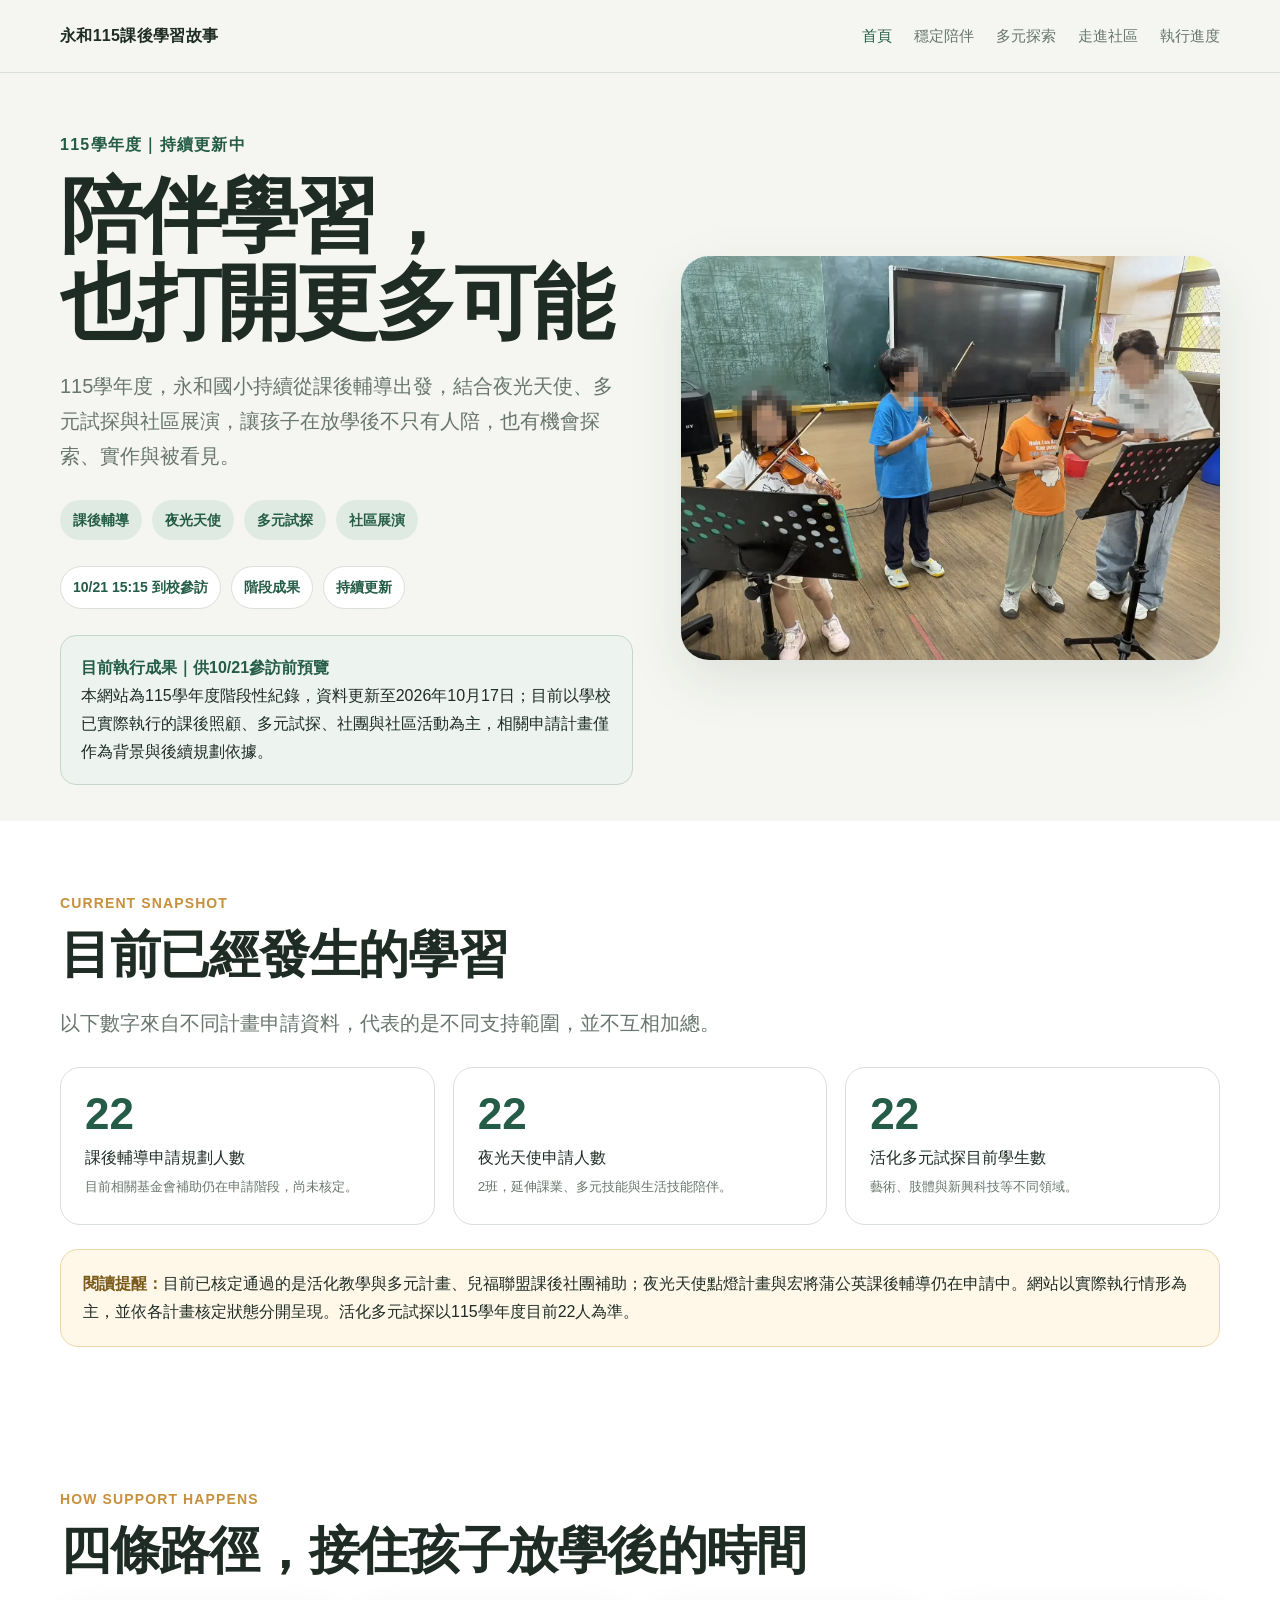
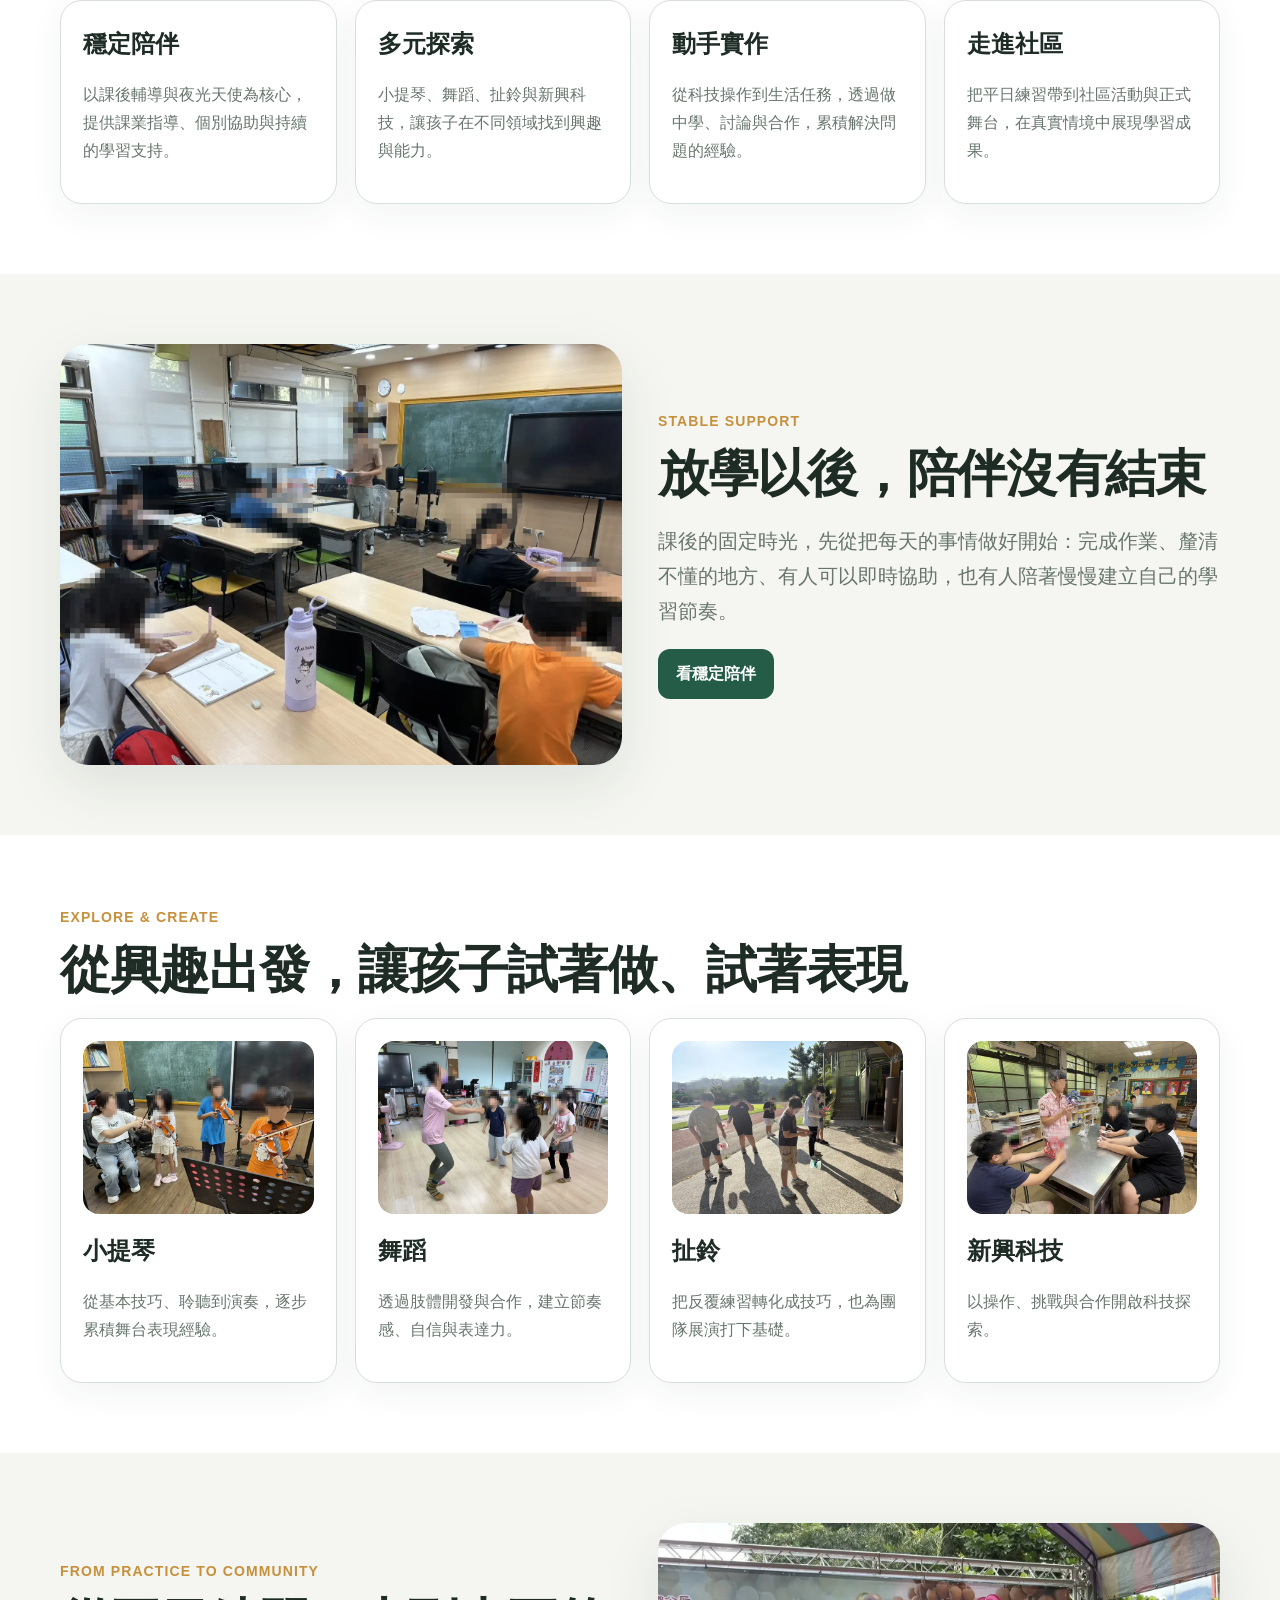
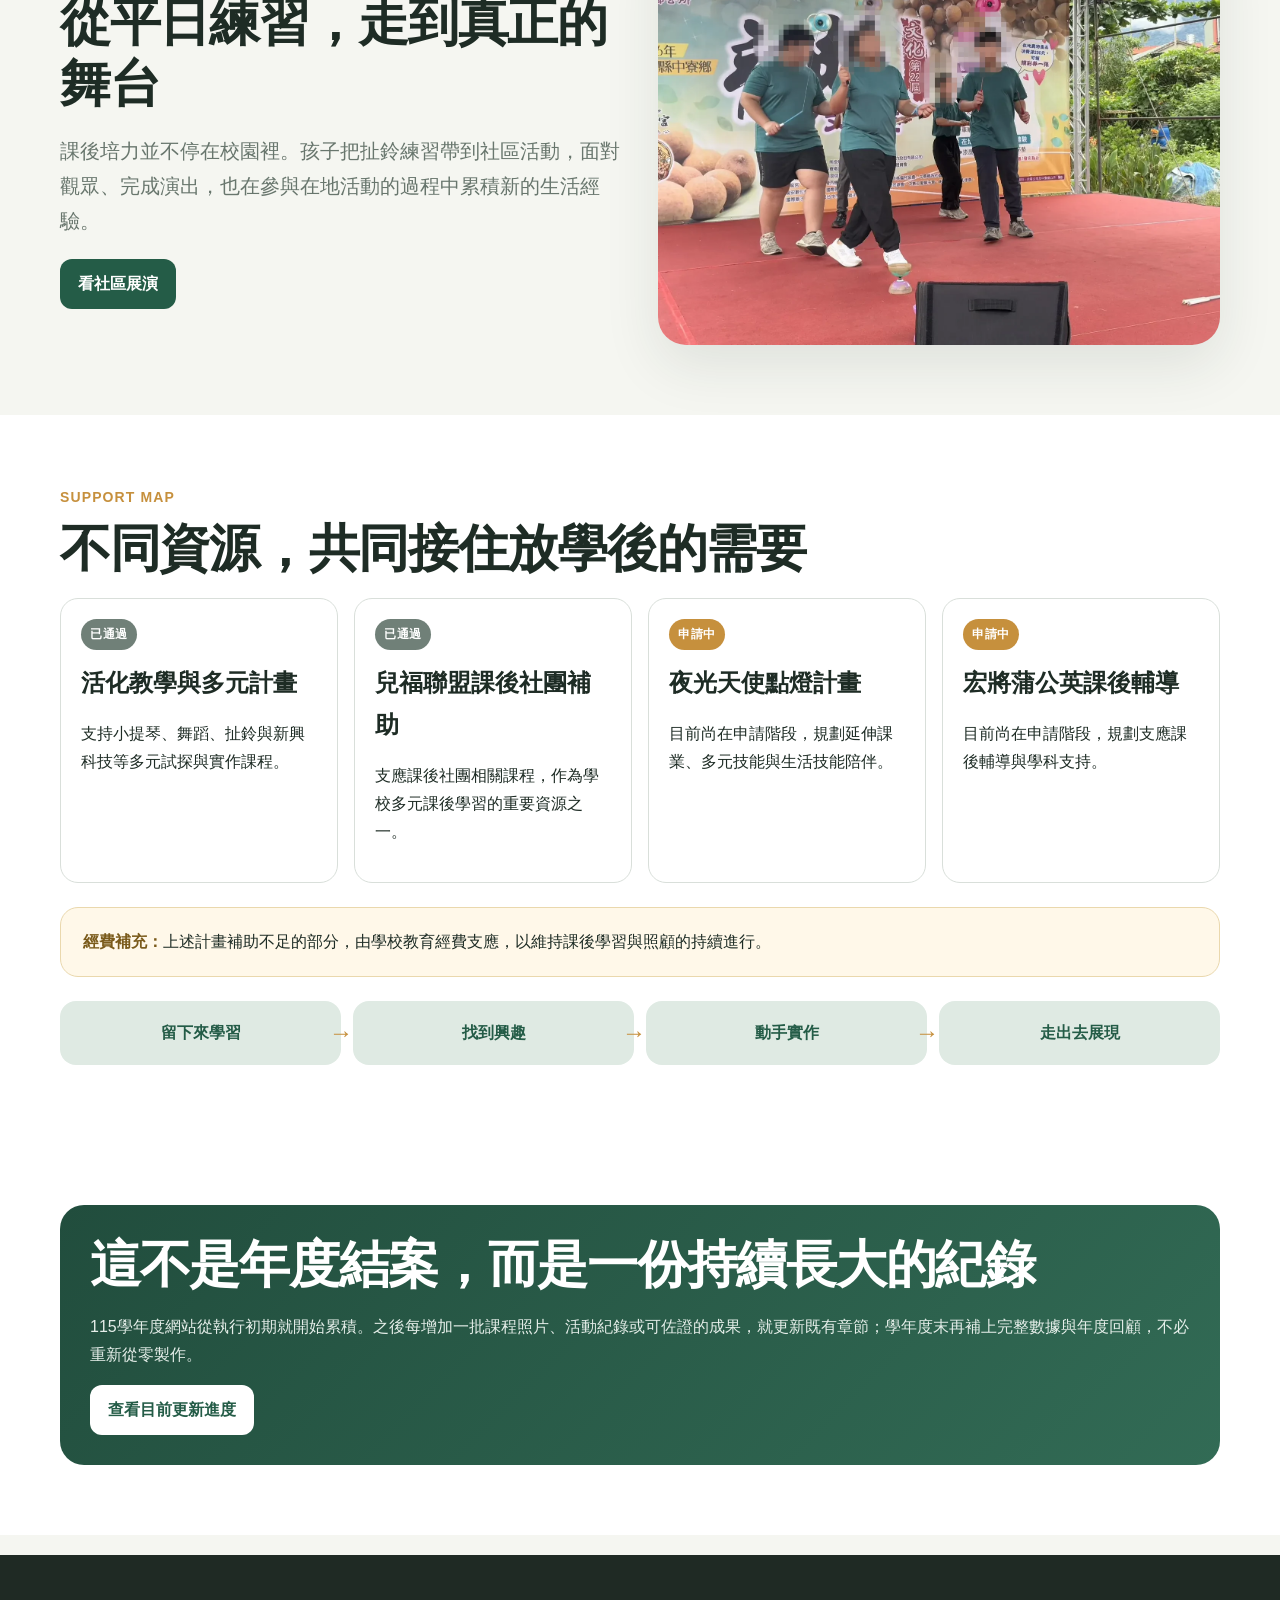
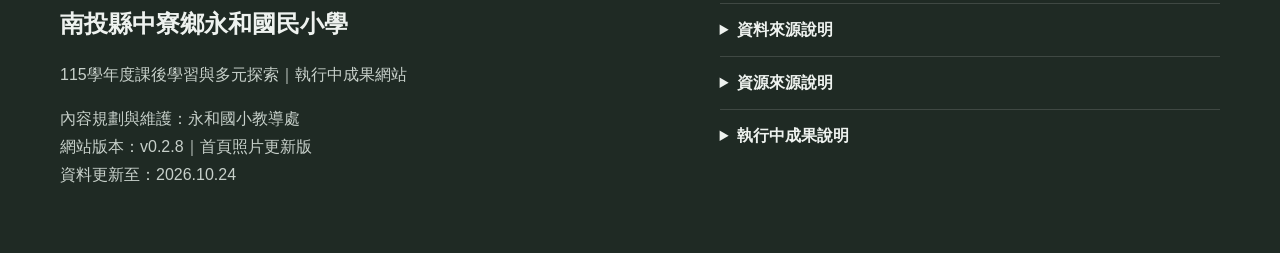
<file: index.html>
<!doctype html><html lang="zh-Hant"><head>
<meta charset="utf-8"><meta name="viewport" content="width=device-width,initial-scale=1">
<meta name="description" content="南投縣中寮鄉永和國小115學年度課後學習與多元探索執行中成果網站">
<title>首頁｜永和國小115學年度成果</title><link rel="stylesheet" href="assets/styles.css"></head>
<body><a class="skip-link" href="#main">跳到主要內容</a>
<header class="site-header"><div class="container nav">
<a class="brand" href="index.html">永和115課後學習故事</a>
<button class="menu-btn" aria-label="開啟選單" aria-expanded="false">☰</button>
<nav class="nav-links"><a href="index.html" aria-current=page>首頁</a><a href="care.html" >穩定陪伴</a><a href="explore.html" >多元探索</a><a href="community.html" >走進社區</a><a href="updates.html" >執行進度</a></nav></div></header><main id="main">
<section class="hero"><div class="container hero-grid">
<div>
<div class="eyebrow">115學年度｜持續更新中</div>
<h1>陪伴學習，<br>也打開更多可能</h1>
<p class="lead">115學年度，永和國小持續從課後輔導出發，結合夜光天使、多元試探與社區展演，讓孩子在放學後不只有人陪，也有機會探索、實作與被看見。</p>
<div class="badges"><span class="badge">課後輔導</span><span class="badge">夜光天使</span><span class="badge">多元試探</span><span class="badge">社區展演</span></div><div class="visit-strip"><span class="visit-chip">10/21 15:15 到校參訪</span><span class="visit-chip">階段成果</span><span class="visit-chip">持續更新</span></div>
<div class="notice"><strong>目前執行成果｜供10/21參訪前預覽</strong><br>本網站為115學年度階段性紀錄，資料更新至2026年10月17日；目前以學校已實際執行的課後照顧、多元試探、社團與社區活動為主，相關申請計畫僅作為背景與後續規劃依據。</div>
</div>
<img class="hero-photo" src="assets/images/hero-violin-v028.webp" alt="教師帶領學生進行小提琴課後學習">
</div></section>


<section class="section alt"><div class="container">
<div class="kicker">CURRENT SNAPSHOT</div><h2>目前已經發生的學習</h2>
<p class="lead">以下數字來自不同計畫申請資料，代表的是不同支持範圍，並不互相加總。</p>
<div class="metric-grid">
<div class="metric"><b>22</b><span>課後輔導申請規劃人數</span><br><small>目前相關基金會補助仍在申請階段，尚未核定。</small></div>
<div class="metric"><b>22</b><span>夜光天使申請人數</span><br><small>2班，延伸課業、多元技能與生活技能陪伴。</small></div>
<div class="metric"><b>22</b><span>活化多元試探目前學生數</span><br><small>藝術、肢體與新興科技等不同領域。</small></div>
</div>
<div class="visit-note"><strong>閱讀提醒：</strong>目前已核定通過的是活化教學與多元計畫、兒福聯盟課後社團補助；夜光天使點燈計畫與宏將蒲公英課後輔導仍在申請中。網站以實際執行情形為主，並依各計畫核定狀態分開呈現。活化多元試探以115學年度目前22人為準。</div>
</div></section>
<section class="section alt"><div class="container">
<div class="kicker">HOW SUPPORT HAPPENS</div><h2>四條路徑，接住孩子放學後的時間</h2>
<div class="grid4">
<div class="card"><h3>穩定陪伴</h3><p>以課後輔導與夜光天使為核心，提供課業指導、個別協助與持續的學習支持。</p></div>
<div class="card"><h3>多元探索</h3><p>小提琴、舞蹈、扯鈴與新興科技，讓孩子在不同領域找到興趣與能力。</p></div>
<div class="card"><h3>動手實作</h3><p>從科技操作到生活任務，透過做中學、討論與合作，累積解決問題的經驗。</p></div>
<div class="card"><h3>走進社區</h3><p>把平日練習帶到社區活動與正式舞台，在真實情境中展現學習成果。</p></div>
</div>
</div></section>

<section class="section"><div class="container grid2">
<img class="photo" src="assets/images/care-wide-v028.webp" alt="夜光天使課後照顧學習現場">
<div><div class="kicker">STABLE SUPPORT</div><h2>放學以後，陪伴沒有結束</h2>
<p class="lead">課後的固定時光，先從把每天的事情做好開始：完成作業、釐清不懂的地方、有人可以即時協助，也有人陪著慢慢建立自己的學習節奏。</p>
<a class="btn" href="care.html">看穩定陪伴</a></div>
</div></section>

<section class="section alt"><div class="container">
<div class="kicker">EXPLORE & CREATE</div><h2>從興趣出發，讓孩子試著做、試著表現</h2>
<div class="grid4">
<div class="card"><img class="photo" src="assets/images/violin-v028.webp" alt="小提琴課"><h3>小提琴</h3><p>從基本技巧、聆聽到演奏，逐步累積舞台表現經驗。</p></div>
<div class="card"><img class="photo" src="assets/images/dance-v028.webp" alt="舞蹈課"><h3>舞蹈</h3><p>透過肢體開發與合作，建立節奏感、自信與表達力。</p></div>
<div class="card"><img class="photo" src="assets/images/diabolo-v028.webp" alt="扯鈴課"><h3>扯鈴</h3><p>把反覆練習轉化成技巧，也為團隊展演打下基礎。</p></div>
<div class="card"><img class="photo" src="assets/images/drone-v028.webp" alt="新興科技課程"><h3>新興科技</h3><p>以操作、挑戰與合作開啟科技探索。</p></div>
</div>
</div></section>

<section class="section"><div class="container grid2">
<div><div class="kicker">FROM PRACTICE TO COMMUNITY</div><h2>從平日練習，走到真正的舞台</h2>
<p class="lead">課後培力並不停在校園裡。孩子把扯鈴練習帶到社區活動，面對觀眾、完成演出，也在參與在地活動的過程中累積新的生活經驗。</p>
<a class="btn" href="community.html">看社區展演</a></div>
<img class="photo" src="assets/images/community-longan-v028.webp" alt="學生在中寮鄉活動舞台進行扯鈴表演">
</div></section>


<section class="section alt"><div class="container">
<div class="kicker">SUPPORT MAP</div><h2>不同資源，共同接住放學後的需要</h2>
<div class="support-map">
<div class="support-item"><span class="tag gray">已通過</span><h3>活化教學與多元計畫</h3><p>支持小提琴、舞蹈、扯鈴與新興科技等多元試探與實作課程。</p></div>
<div class="support-item"><span class="tag gray">已通過</span><h3>兒福聯盟課後社團補助</h3><p>支應課後社團相關課程，作為學校多元課後學習的重要資源之一。</p></div>
<div class="support-item"><span class="tag gold">申請中</span><h3>夜光天使點燈計畫</h3><p>目前尚在申請階段，規劃延伸課業、多元技能與生活技能陪伴。</p></div>
<div class="support-item"><span class="tag gold">申請中</span><h3>宏將蒲公英課後輔導</h3><p>目前尚在申請階段，規劃支應課後輔導與學科支持。</p></div>
</div>
<div class="visit-note"><strong>經費補充：</strong>上述計畫補助不足的部分，由學校教育經費支應，以維持課後學習與照顧的持續進行。</div>
<div class="flow">
<div class="flow-step">留下來學習</div><div class="flow-step">找到興趣</div><div class="flow-step">動手實作</div><div class="flow-step">走出去展現</div>
</div>
</div></section>
<section class="section alt"><div class="container">
<div class="callout"><h2>這不是年度結案，而是一份持續長大的紀錄</h2>
<p>115學年度網站從執行初期就開始累積。之後每增加一批課程照片、活動紀錄或可佐證的成果，就更新既有章節；學年度末再補上完整數據與年度回顧，不必重新從零製作。</p>
<a class="btn" style="background:white;color:#245c47" href="updates.html">查看目前更新進度</a></div>
</div></section>
</main>
<footer class="footer"><div class="container footer-grid">
<div><h3>南投縣中寮鄉永和國民小學</h3>
<p>115學年度課後學習與多元探索｜執行中成果網站</p>
<p>內容規劃與維護：永和國小教導處<br>網站版本：v0.2.8｜首頁照片更新版<br>資料更新至：2026.10.24</p></div>
<div>
<details><summary>資料來源說明</summary><p>本網站依115學年度活化教學與多元計畫、兒福聯盟課後社團補助、夜光天使點燈計畫申請資料、宏將蒲公英課後輔導申請資料，以及學校實際執行照片與紀錄整理。</p></details>
<details><summary>資源來源說明</summary><p>不同課程由不同補助與學校教育經費共同支持。目前活化教學與多元計畫、兒福聯盟課後社團補助已通過；夜光天使點燈、宏將蒲公英課後輔導仍在申請中；不足部分由學校教育經費支應。</p></details>
<details><summary>執行中成果說明</summary><p>本頁為115學年度階段性紀錄，內容將隨課程持續補充；學年度結束後再彙整為完整年度成果。</p></details>
</div></div></footer>
<script src="assets/site.js"></script></body></html>
</file>
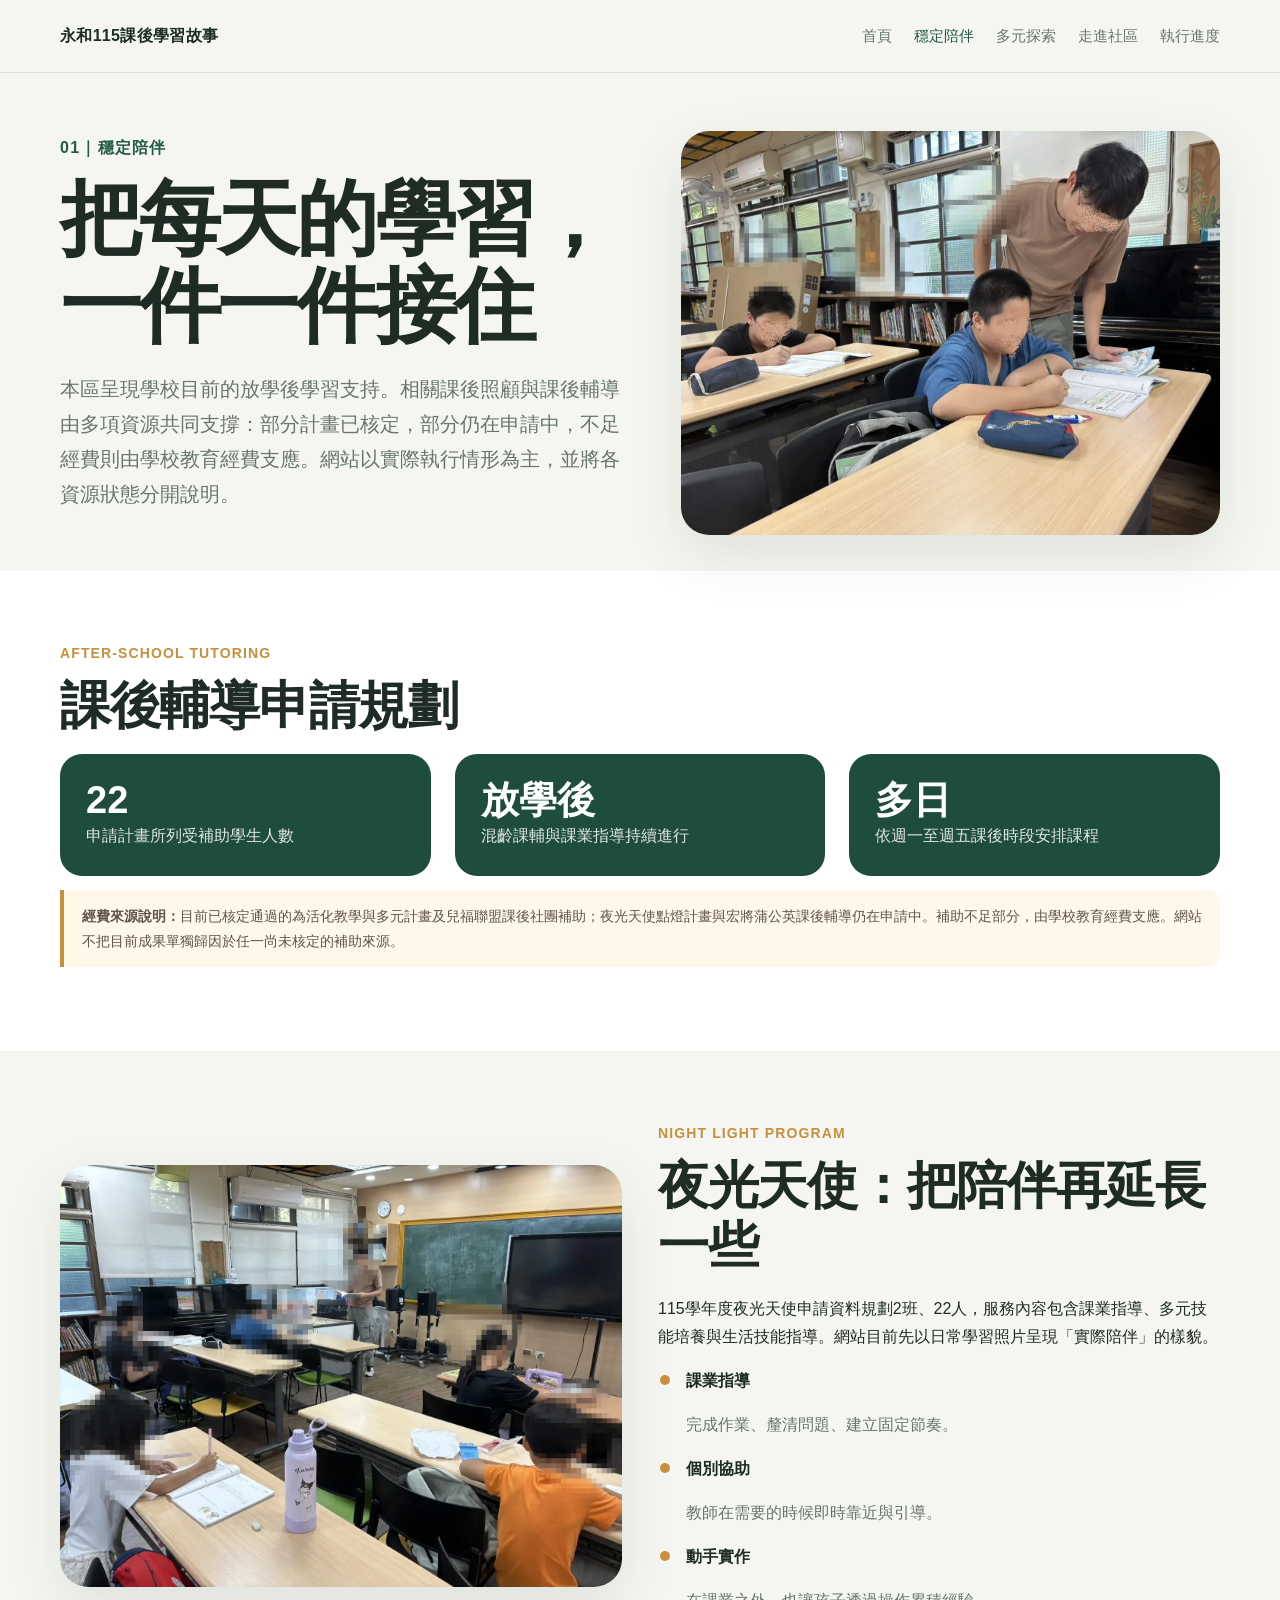
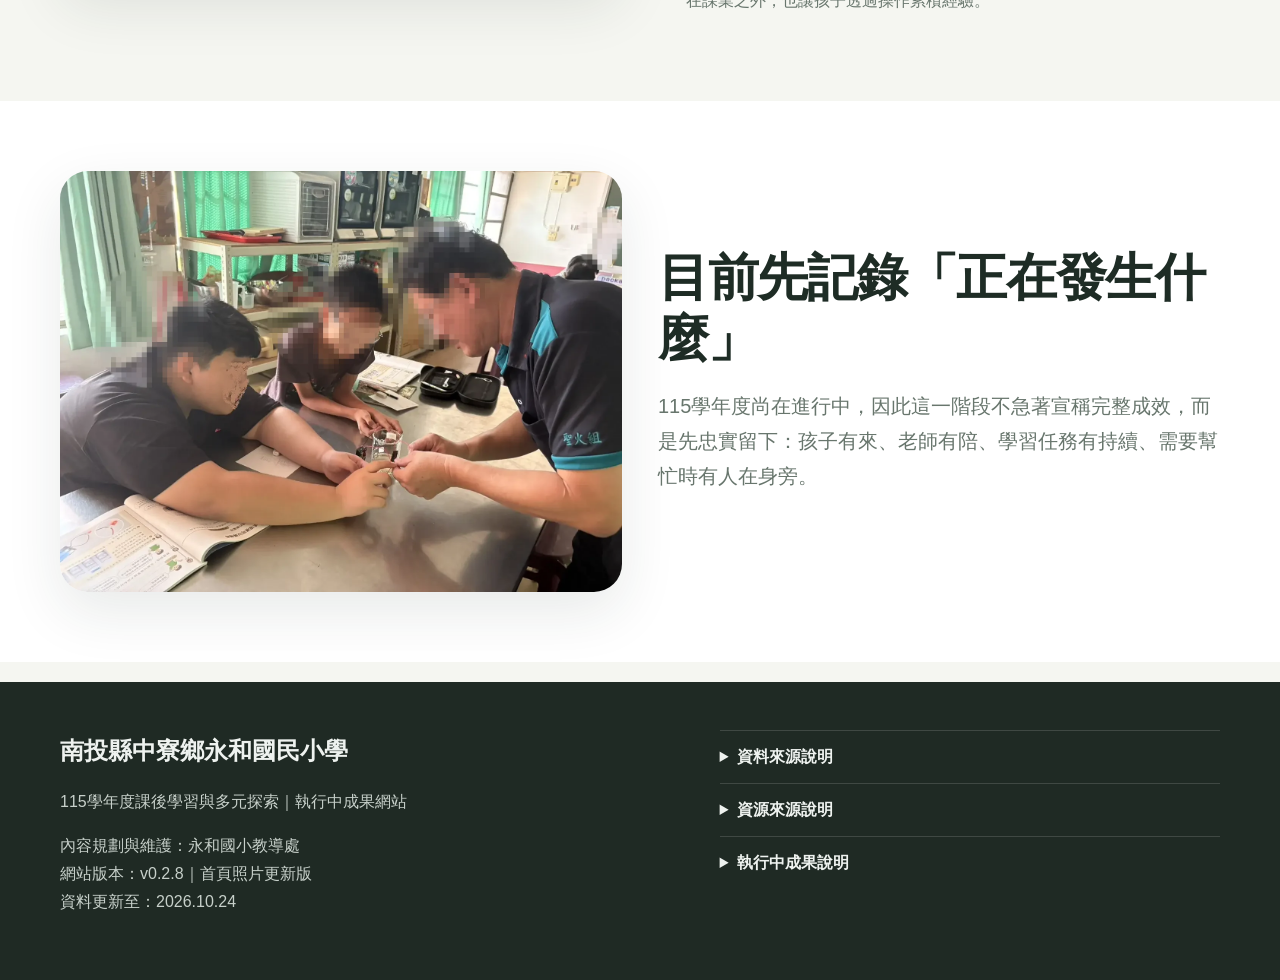
<file: care.html>
<!doctype html><html lang="zh-Hant"><head>
<meta charset="utf-8"><meta name="viewport" content="width=device-width,initial-scale=1">
<meta name="description" content="南投縣中寮鄉永和國小115學年度課後學習與多元探索執行中成果網站">
<title>穩定陪伴｜永和國小115學年度成果</title><link rel="stylesheet" href="assets/styles.css"></head>
<body><a class="skip-link" href="#main">跳到主要內容</a>
<header class="site-header"><div class="container nav">
<a class="brand" href="index.html">永和115課後學習故事</a>
<button class="menu-btn" aria-label="開啟選單" aria-expanded="false">☰</button>
<nav class="nav-links"><a href="index.html" >首頁</a><a href="care.html" aria-current=page>穩定陪伴</a><a href="explore.html" >多元探索</a><a href="community.html" >走進社區</a><a href="updates.html" >執行進度</a></nav></div></header><main id="main">
<section class="hero"><div class="container hero-grid"><div>
<div class="eyebrow">01｜穩定陪伴</div><h1>把每天的學習，<br>一件一件接住</h1>
<p class="lead">本區呈現學校目前的放學後學習支持。相關課後照顧與課後輔導由多項資源共同支撐：部分計畫已核定，部分仍在申請中，不足經費則由學校教育經費支應。網站以實際執行情形為主，並將各資源狀態分開說明。</p>
</div><img class="hero-photo" src="assets/images/care-close.webp" alt="另一位教師在課後陪伴學生完成學習任務"></div></section>
<section class="section alt"><div class="container">
<div class="kicker">AFTER-SCHOOL TUTORING</div><h2>課後輔導申請規劃</h2>
<div class="grid3">
<div class="stat"><b>22</b><span>申請計畫所列受補助學生人數</span></div>
<div class="stat"><b>放學後</b><span>混齡課輔與課業指導持續進行</span></div>
<div class="stat"><b>多日</b><span>依週一至週五課後時段安排課程</span></div>
</div>
<p class="source-note"><b>經費來源說明：</b>目前已核定通過的為活化教學與多元計畫及兒福聯盟課後社團補助；夜光天使點燈計畫與宏將蒲公英課後輔導仍在申請中。補助不足部分，由學校教育經費支應。網站不把目前成果單獨歸因於任一尚未核定的補助來源。</p>
</div></section>
<section class="section"><div class="container grid2">
<img class="photo" src="assets/images/care-wide.webp" alt="課後照顧班學生在教室完成學習任務">
<div><div class="kicker">NIGHT LIGHT PROGRAM</div><h2>夜光天使：把陪伴再延長一些</h2>
<p>115學年度夜光天使申請資料規劃2班、22人，服務內容包含課業指導、多元技能培養與生活技能指導。網站目前先以日常學習照片呈現「實際陪伴」的樣貌。</p>
<div class="story-step"><b>課業指導</b><p class="muted">完成作業、釐清問題、建立固定節奏。</p></div>
<div class="story-step"><b>個別協助</b><p class="muted">教師在需要的時候即時靠近與引導。</p></div>
<div class="story-step"><b>動手實作</b><p class="muted">在課業之外，也讓孩子透過操作累積經驗。</p></div>
</div></div></section>
<section class="section alt"><div class="container grid2">
<img class="photo" src="assets/images/care-practice.webp" alt="教師與學生進行課後實作學習">
<div><h2>目前先記錄「正在發生什麼」</h2><p class="lead">115學年度尚在進行中，因此這一階段不急著宣稱完整成效，而是先忠實留下：孩子有來、老師有陪、學習任務有持續、需要幫忙時有人在身旁。</p></div>
</div></section>
</main>
<footer class="footer"><div class="container footer-grid">
<div><h3>南投縣中寮鄉永和國民小學</h3>
<p>115學年度課後學習與多元探索｜執行中成果網站</p>
<p>內容規劃與維護：永和國小教導處<br>網站版本：v0.2.8｜首頁照片更新版<br>資料更新至：2026.10.24</p></div>
<div>
<details><summary>資料來源說明</summary><p>本網站依115學年度活化教學與多元計畫、兒福聯盟課後社團補助、夜光天使點燈計畫申請資料、宏將蒲公英課後輔導申請資料，以及學校實際執行照片與紀錄整理。</p></details>
<details><summary>資源來源說明</summary><p>不同課程由不同補助與學校教育經費共同支持。目前活化教學與多元計畫、兒福聯盟課後社團補助已通過；夜光天使點燈、宏將蒲公英課後輔導仍在申請中；不足部分由學校教育經費支應。</p></details>
<details><summary>執行中成果說明</summary><p>本頁為115學年度階段性紀錄，內容將隨課程持續補充；學年度結束後再彙整為完整年度成果。</p></details>
</div></div></footer>
<script src="assets/site.js"></script></body></html>
</file>
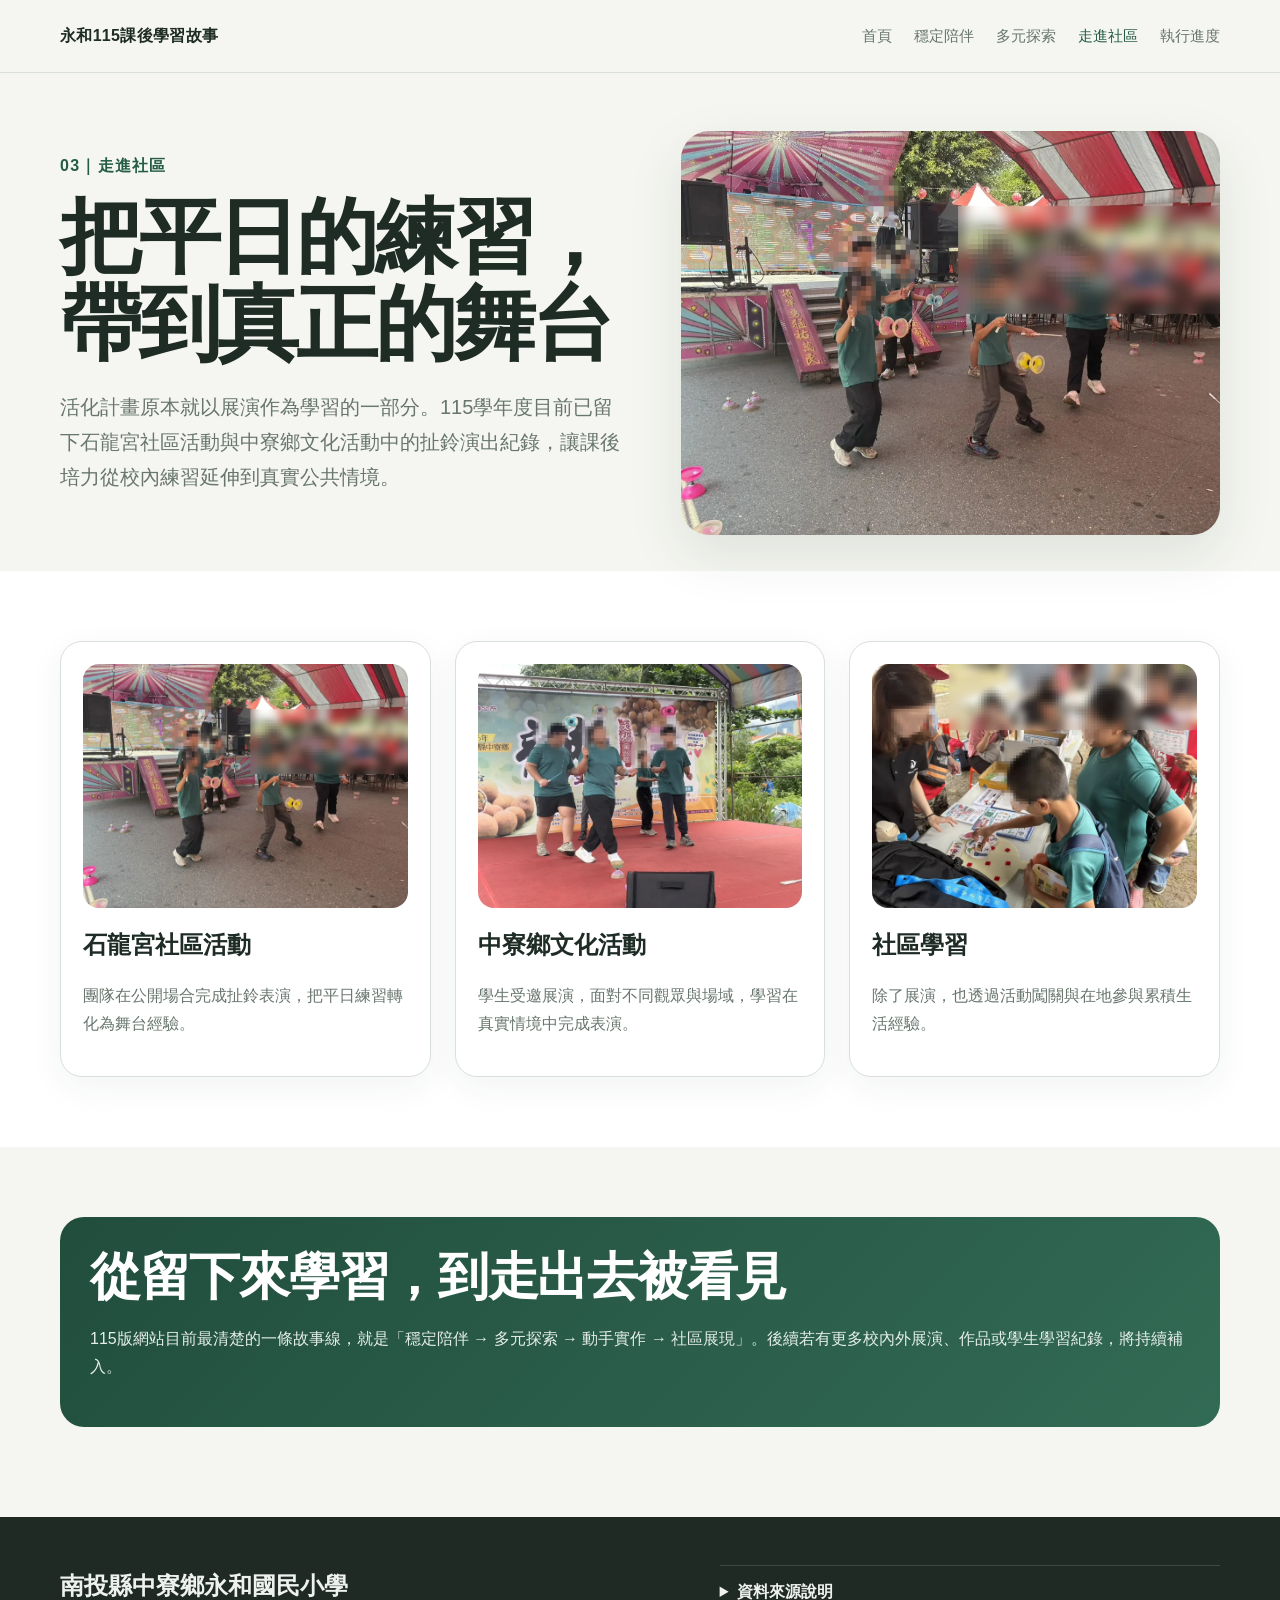
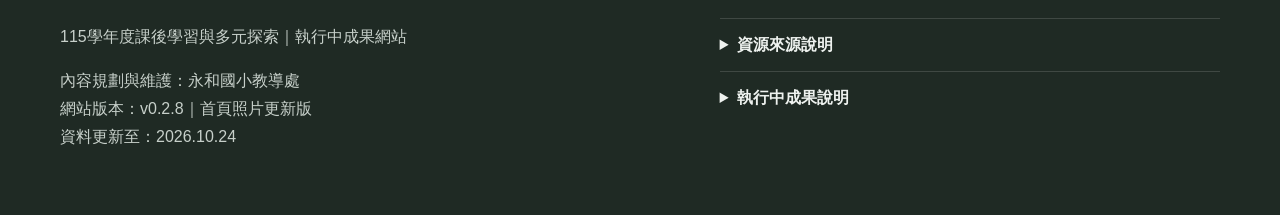
<file: community.html>
<!doctype html><html lang="zh-Hant"><head>
<meta charset="utf-8"><meta name="viewport" content="width=device-width,initial-scale=1">
<meta name="description" content="南投縣中寮鄉永和國小115學年度課後學習與多元探索執行中成果網站">
<title>走進社區｜永和國小115學年度成果</title><link rel="stylesheet" href="assets/styles.css"></head>
<body><a class="skip-link" href="#main">跳到主要內容</a>
<header class="site-header"><div class="container nav">
<a class="brand" href="index.html">永和115課後學習故事</a>
<button class="menu-btn" aria-label="開啟選單" aria-expanded="false">☰</button>
<nav class="nav-links"><a href="index.html" >首頁</a><a href="care.html" >穩定陪伴</a><a href="explore.html" >多元探索</a><a href="community.html" aria-current=page>走進社區</a><a href="updates.html" >執行進度</a></nav></div></header><main id="main">
<section class="hero"><div class="container hero-grid"><div>
<div class="eyebrow">03｜走進社區</div><h1>把平日的練習，<br>帶到真正的舞台</h1>
<p class="lead">活化計畫原本就以展演作為學習的一部分。115學年度目前已留下石龍宮社區活動與中寮鄉文化活動中的扯鈴演出紀錄，讓課後培力從校內練習延伸到真實公共情境。</p>
</div><img class="hero-photo" src="assets/images/community-shilong.webp" alt="學生在石龍宮活動進行扯鈴展演"></div></section>
<section class="section alt"><div class="container grid3">
<div class="card"><img class="photo" src="assets/images/community-shilong.webp" alt=""><h3>石龍宮社區活動</h3><p>團隊在公開場合完成扯鈴表演，把平日練習轉化為舞台經驗。</p></div>
<div class="card"><img class="photo" src="assets/images/community-longan.webp" alt=""><h3>中寮鄉文化活動</h3><p>學生受邀展演，面對不同觀眾與場域，學習在真實情境中完成表演。</p></div>
<div class="card"><img class="photo" src="assets/images/community-task.webp" alt=""><h3>社區學習</h3><p>除了展演，也透過活動闖關與在地參與累積生活經驗。</p></div>
</div></section>
<section class="section"><div class="container">
<div class="callout"><h2>從留下來學習，到走出去被看見</h2><p>115版網站目前最清楚的一條故事線，就是「穩定陪伴 → 多元探索 → 動手實作 → 社區展現」。後續若有更多校內外展演、作品或學生學習紀錄，將持續補入。</p></div>
</div></section>
</main>
<footer class="footer"><div class="container footer-grid">
<div><h3>南投縣中寮鄉永和國民小學</h3>
<p>115學年度課後學習與多元探索｜執行中成果網站</p>
<p>內容規劃與維護：永和國小教導處<br>網站版本：v0.2.8｜首頁照片更新版<br>資料更新至：2026.10.24</p></div>
<div>
<details><summary>資料來源說明</summary><p>本網站依115學年度活化教學與多元計畫、兒福聯盟課後社團補助、夜光天使點燈計畫申請資料、宏將蒲公英課後輔導申請資料，以及學校實際執行照片與紀錄整理。</p></details>
<details><summary>資源來源說明</summary><p>不同課程由不同補助與學校教育經費共同支持。目前活化教學與多元計畫、兒福聯盟課後社團補助已通過；夜光天使點燈、宏將蒲公英課後輔導仍在申請中；不足部分由學校教育經費支應。</p></details>
<details><summary>執行中成果說明</summary><p>本頁為115學年度階段性紀錄，內容將隨課程持續補充；學年度結束後再彙整為完整年度成果。</p></details>
</div></div></footer>
<script src="assets/site.js"></script></body></html>
</file>
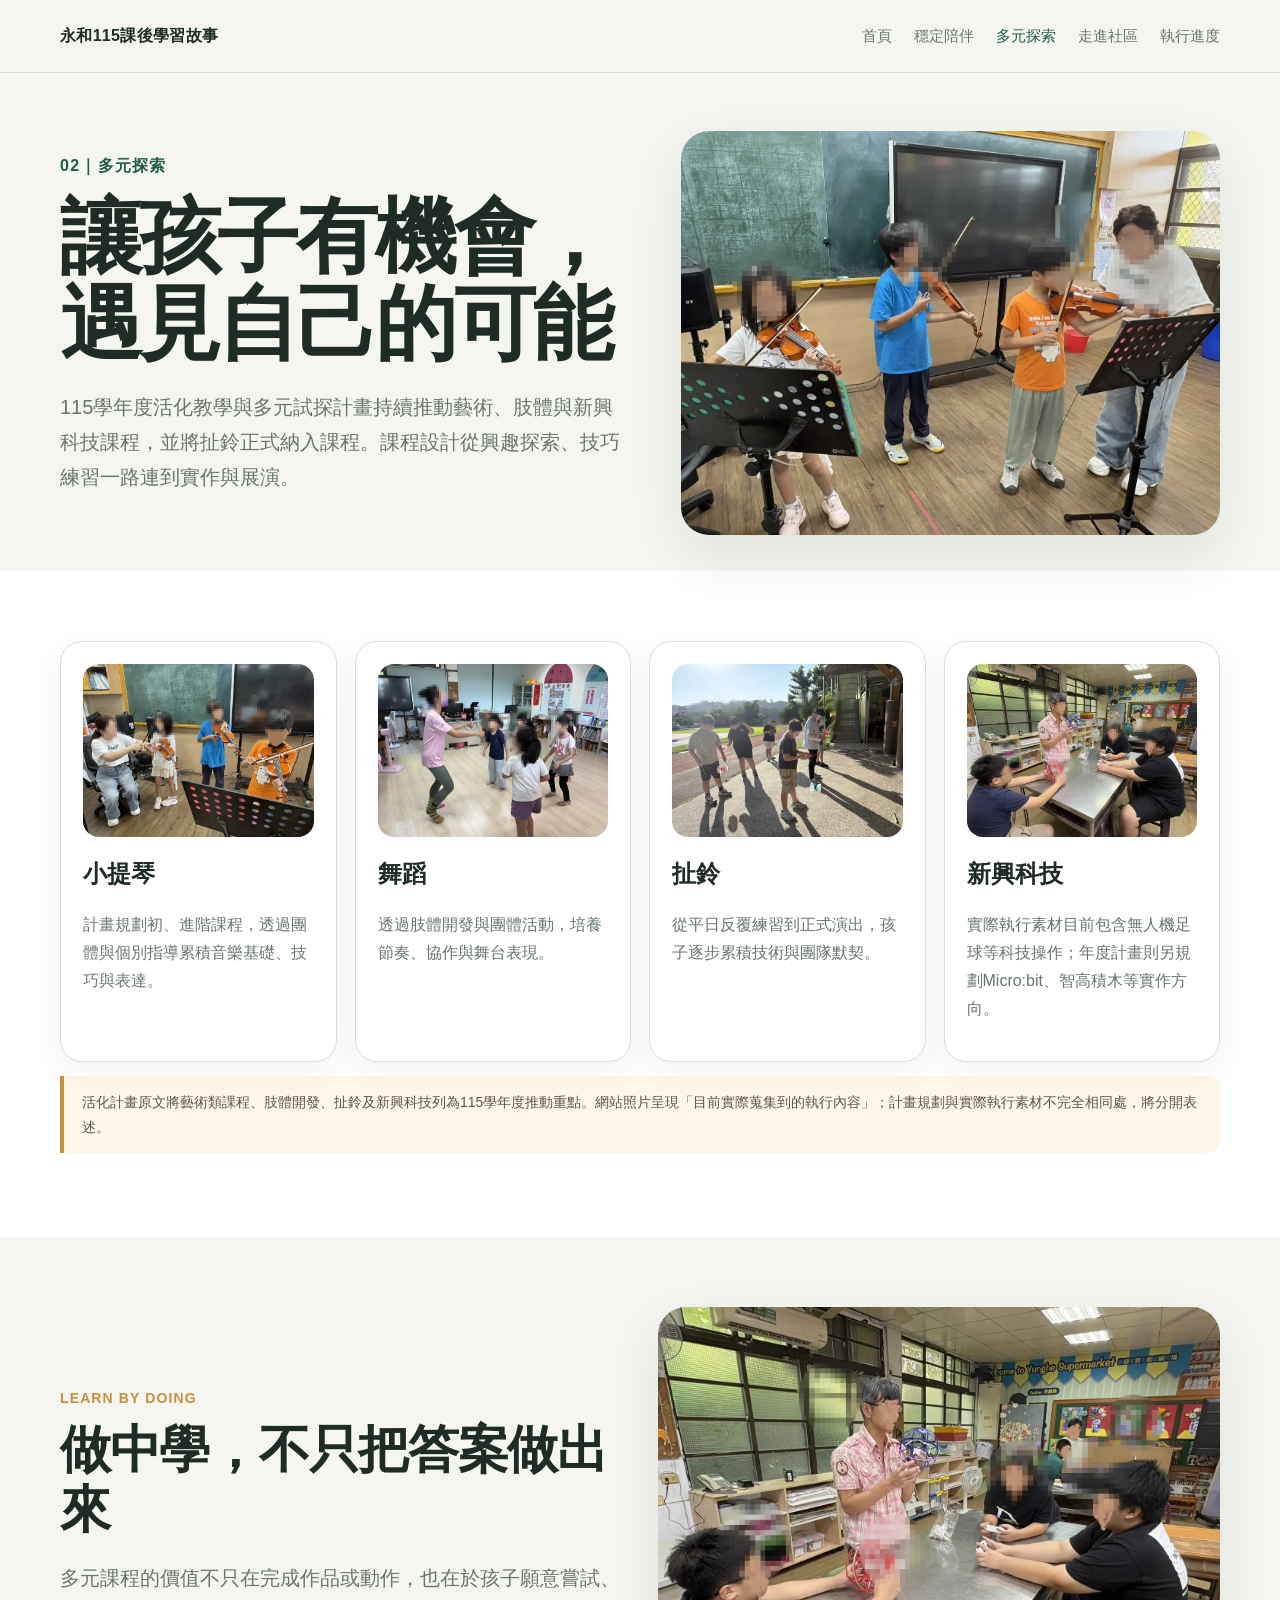
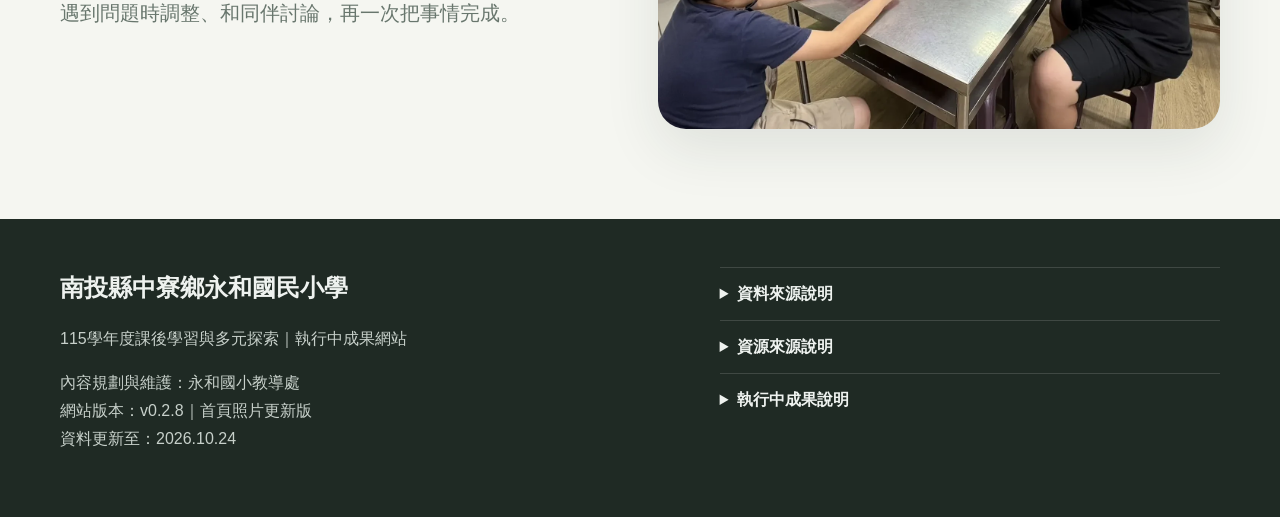
<file: explore.html>
<!doctype html><html lang="zh-Hant"><head>
<meta charset="utf-8"><meta name="viewport" content="width=device-width,initial-scale=1">
<meta name="description" content="南投縣中寮鄉永和國小115學年度課後學習與多元探索執行中成果網站">
<title>多元探索｜永和國小115學年度成果</title><link rel="stylesheet" href="assets/styles.css"></head>
<body><a class="skip-link" href="#main">跳到主要內容</a>
<header class="site-header"><div class="container nav">
<a class="brand" href="index.html">永和115課後學習故事</a>
<button class="menu-btn" aria-label="開啟選單" aria-expanded="false">☰</button>
<nav class="nav-links"><a href="index.html" >首頁</a><a href="care.html" >穩定陪伴</a><a href="explore.html" aria-current=page>多元探索</a><a href="community.html" >走進社區</a><a href="updates.html" >執行進度</a></nav></div></header><main id="main">
<section class="hero"><div class="container hero-grid"><div>
<div class="eyebrow">02｜多元探索</div><h1>讓孩子有機會，<br>遇見自己的可能</h1>
<p class="lead">115學年度活化教學與多元試探計畫持續推動藝術、肢體與新興科技課程，並將扯鈴正式納入課程。課程設計從興趣探索、技巧練習一路連到實作與展演。</p>
</div><img class="hero-photo" src="assets/images/violin-2.webp" alt="小提琴課後課程"></div></section>
<section class="section alt"><div class="container">
<div class="grid4">
<div class="card"><img class="photo" src="assets/images/violin.webp" alt=""><h3>小提琴</h3><p>計畫規劃初、進階課程，透過團體與個別指導累積音樂基礎、技巧與表達。</p></div>
<div class="card"><img class="photo" src="assets/images/dance.webp" alt=""><h3>舞蹈</h3><p>透過肢體開發與團體活動，培養節奏、協作與舞台表現。</p></div>
<div class="card"><img class="photo" src="assets/images/diabolo.webp" alt=""><h3>扯鈴</h3><p>從平日反覆練習到正式演出，孩子逐步累積技術與團隊默契。</p></div>
<div class="card"><img class="photo" src="assets/images/drone.webp" alt=""><h3>新興科技</h3><p>實際執行素材目前包含無人機足球等科技操作；年度計畫則另規劃Micro:bit、智高積木等實作方向。</p></div>
</div>
<p class="source-note">活化計畫原文將藝術類課程、肢體開發、扯鈴及新興科技列為115學年度推動重點。網站照片呈現「目前實際蒐集到的執行內容」；計畫規劃與實際執行素材不完全相同處，將分開表述。</p>
</div></section>
<section class="section"><div class="container grid2">
<div><div class="kicker">LEARN BY DOING</div><h2>做中學，不只把答案做出來</h2>
<p class="lead">多元課程的價值不只在完成作品或動作，也在於孩子願意嘗試、遇到問題時調整、和同伴討論，再一次把事情完成。</p></div>
<img class="photo" src="assets/images/drone-2.webp" alt="學生與教師操作新興科技器材">
</div></section>
</main>
<footer class="footer"><div class="container footer-grid">
<div><h3>南投縣中寮鄉永和國民小學</h3>
<p>115學年度課後學習與多元探索｜執行中成果網站</p>
<p>內容規劃與維護：永和國小教導處<br>網站版本：v0.2.8｜首頁照片更新版<br>資料更新至：2026.10.24</p></div>
<div>
<details><summary>資料來源說明</summary><p>本網站依115學年度活化教學與多元計畫、兒福聯盟課後社團補助、夜光天使點燈計畫申請資料、宏將蒲公英課後輔導申請資料，以及學校實際執行照片與紀錄整理。</p></details>
<details><summary>資源來源說明</summary><p>不同課程由不同補助與學校教育經費共同支持。目前活化教學與多元計畫、兒福聯盟課後社團補助已通過；夜光天使點燈、宏將蒲公英課後輔導仍在申請中；不足部分由學校教育經費支應。</p></details>
<details><summary>執行中成果說明</summary><p>本頁為115學年度階段性紀錄，內容將隨課程持續補充；學年度結束後再彙整為完整年度成果。</p></details>
</div></div></footer>
<script src="assets/site.js"></script></body></html>
</file>
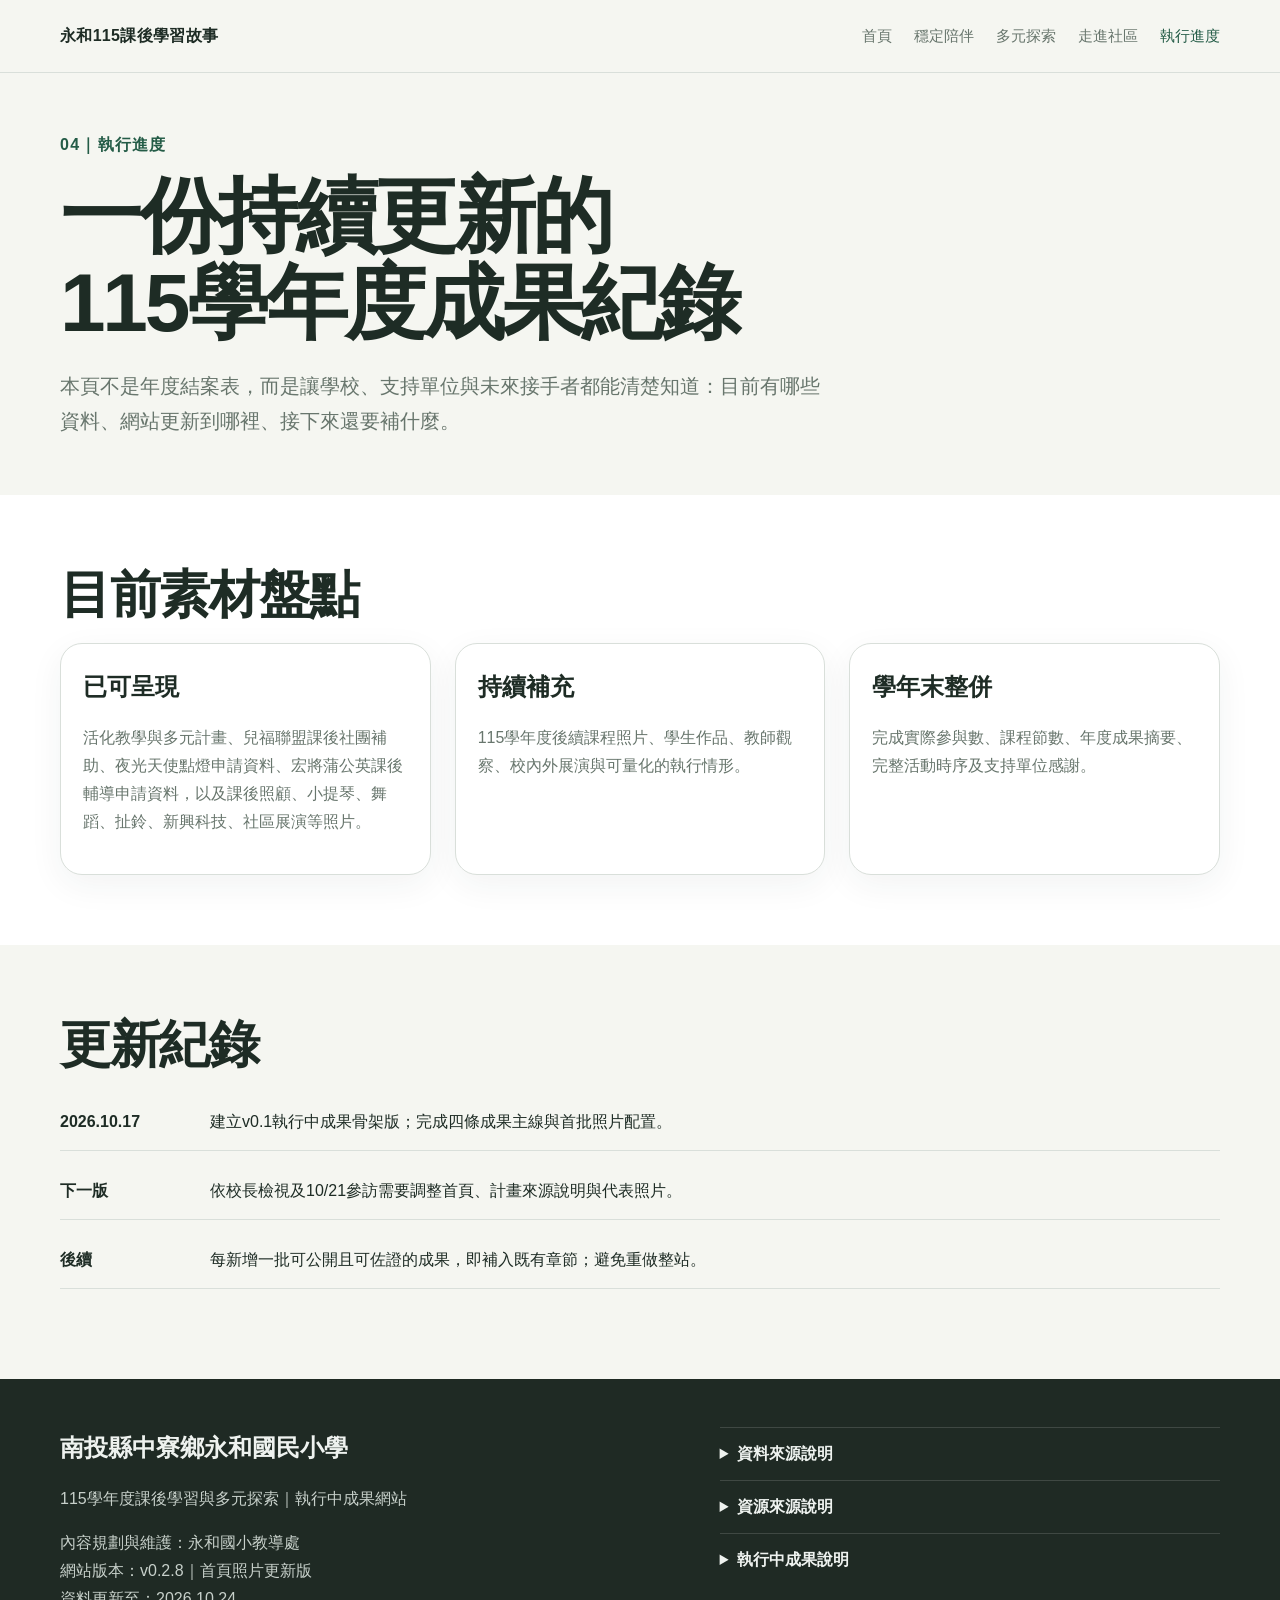
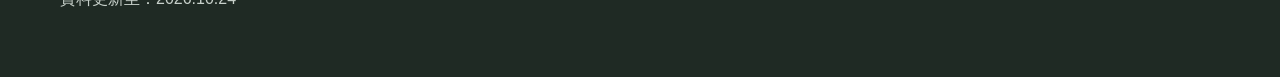
<file: updates.html>
<!doctype html><html lang="zh-Hant"><head>
<meta charset="utf-8"><meta name="viewport" content="width=device-width,initial-scale=1">
<meta name="description" content="南投縣中寮鄉永和國小115學年度課後學習與多元探索執行中成果網站">
<title>執行進度｜永和國小115學年度成果</title><link rel="stylesheet" href="assets/styles.css"></head>
<body><a class="skip-link" href="#main">跳到主要內容</a>
<header class="site-header"><div class="container nav">
<a class="brand" href="index.html">永和115課後學習故事</a>
<button class="menu-btn" aria-label="開啟選單" aria-expanded="false">☰</button>
<nav class="nav-links"><a href="index.html" >首頁</a><a href="care.html" >穩定陪伴</a><a href="explore.html" >多元探索</a><a href="community.html" >走進社區</a><a href="updates.html" aria-current=page>執行進度</a></nav></div></header><main id="main">
<section class="hero"><div class="container"><div class="eyebrow">04｜執行進度</div><h1>一份持續更新的<br>115學年度成果紀錄</h1>
<p class="lead">本頁不是年度結案表，而是讓學校、支持單位與未來接手者都能清楚知道：目前有哪些資料、網站更新到哪裡、接下來還要補什麼。</p></div></section>
<section class="section alt"><div class="container">
<h2>目前素材盤點</h2>
<div class="grid3">
<div class="card"><h3>已可呈現</h3><p>活化教學與多元計畫、兒福聯盟課後社團補助、夜光天使點燈申請資料、宏將蒲公英課後輔導申請資料，以及課後照顧、小提琴、舞蹈、扯鈴、新興科技、社區展演等照片。</p></div>
<div class="card"><h3>持續補充</h3><p>115學年度後續課程照片、學生作品、教師觀察、校內外展演與可量化的執行情形。</p></div>
<div class="card"><h3>學年末整併</h3><p>完成實際參與數、課程節數、年度成果摘要、完整活動時序及支持單位感謝。</p></div>
</div>
</div></section>
<section class="section"><div class="container"><h2>更新紀錄</h2>
<div class="update-list">
<div class="update-item"><b>2026.10.17</b><div>建立v0.1執行中成果骨架版；完成四條成果主線與首批照片配置。</div></div>
<div class="update-item"><b>下一版</b><div>依校長檢視及10/21參訪需要調整首頁、計畫來源說明與代表照片。</div></div>
<div class="update-item"><b>後續</b><div>每新增一批可公開且可佐證的成果，即補入既有章節；避免重做整站。</div></div>
</div></div></section>
</main>
<footer class="footer"><div class="container footer-grid">
<div><h3>南投縣中寮鄉永和國民小學</h3>
<p>115學年度課後學習與多元探索｜執行中成果網站</p>
<p>內容規劃與維護：永和國小教導處<br>網站版本：v0.2.8｜首頁照片更新版<br>資料更新至：2026.10.24</p></div>
<div>
<details><summary>資料來源說明</summary><p>本網站依115學年度活化教學與多元計畫、兒福聯盟課後社團補助、夜光天使點燈計畫申請資料、宏將蒲公英課後輔導申請資料，以及學校實際執行照片與紀錄整理。</p></details>
<details><summary>資源來源說明</summary><p>不同課程由不同補助與學校教育經費共同支持。目前活化教學與多元計畫、兒福聯盟課後社團補助已通過；夜光天使點燈、宏將蒲公英課後輔導仍在申請中；不足部分由學校教育經費支應。</p></details>
<details><summary>執行中成果說明</summary><p>本頁為115學年度階段性紀錄，內容將隨課程持續補充；學年度結束後再彙整為完整年度成果。</p></details>
</div></div></footer>
<script src="assets/site.js"></script></body></html>
</file>
<file: assets/styles.css>
:root{
  --bg:#f5f6f1; --surface:#fff; --ink:#1e2c25; --muted:#68766d;
  --green:#245c47; --green2:#dfeae3; --gold:#c6903d; --line:#d9dfda;
  --shadow:0 20px 55px rgba(31,50,40,.10);
}
*{box-sizing:border-box}
html{scroll-behavior:smooth}
body{margin:0;background:var(--bg);color:var(--ink);font-family:"Noto Sans TC","PingFang TC","Microsoft JhengHei",sans-serif;line-height:1.75}
a{color:inherit;text-decoration:none}
img{max-width:100%}
.container{width:min(1160px,calc(100% - 40px));margin:auto}
.site-header{position:sticky;top:0;z-index:20;background:rgba(245,246,241,.94);backdrop-filter:blur(12px);border-bottom:1px solid var(--line)}
.nav{min-height:72px;display:flex;align-items:center;justify-content:space-between;gap:24px}
.brand{font-weight:900;letter-spacing:.02em}.nav-links{display:flex;gap:22px;font-size:15px}.nav-links a{color:var(--muted)}.nav-links a:hover,.nav-links a[aria-current=page]{color:var(--green)}
.menu-btn{display:none;border:0;background:none;font-size:24px}
.hero{padding:58px 0 36px}
.hero-grid{display:grid;grid-template-columns:1.03fr .97fr;gap:48px;align-items:center}
.eyebrow{color:var(--green);font-weight:800;letter-spacing:.08em;text-transform:uppercase}
h1{font-size:clamp(44px,7vw,82px);line-height:1.06;margin:14px 0 22px;letter-spacing:-.04em}
h2{font-size:clamp(30px,4vw,52px);line-height:1.18;margin:0 0 18px;letter-spacing:-.025em}
h3{font-size:24px;margin:0 0 10px}
.lead{font-size:20px;color:var(--muted);max-width:760px}
.badges{display:flex;flex-wrap:wrap;gap:10px;margin:26px 0}
.badge{background:var(--green2);color:var(--green);padding:8px 13px;border-radius:999px;font-size:14px;font-weight:800}
.hero-photo,.photo{display:block;width:100%;object-fit:cover;border-radius:28px;box-shadow:var(--shadow)}
.hero-photo{aspect-ratio:4/3}
.notice{margin:26px 0 0;padding:18px 20px;border:1px solid #c7d6cc;border-radius:16px;background:#edf4ef}
.notice strong{color:var(--green)}
.section{padding:70px 0}
.section.alt{background:#fff}
.kicker{font-size:14px;font-weight:900;color:var(--gold);letter-spacing:.08em;margin-bottom:10px}
.grid2{display:grid;grid-template-columns:1fr 1fr;gap:36px;align-items:center}
.grid3{display:grid;grid-template-columns:repeat(3,1fr);gap:24px}
.grid4{display:grid;grid-template-columns:repeat(4,1fr);gap:18px}
.card{background:var(--surface);border:1px solid var(--line);border-radius:22px;padding:22px;box-shadow:0 10px 34px rgba(33,56,43,.06)}
.card .photo{aspect-ratio:4/3;border-radius:16px;box-shadow:none;margin-bottom:16px}
.card p,.muted{color:var(--muted)}
.stat{padding:26px;border-radius:22px;background:#1f4d3c;color:#fff}
.stat b{font-size:38px;display:block;line-height:1.1}.stat span{opacity:.86}
.story-step{position:relative;padding-left:28px}
.story-step:before{content:"";position:absolute;left:2px;top:.55em;width:10px;height:10px;border-radius:50%;background:var(--gold)}
.source-note{border-left:4px solid var(--gold);padding:14px 18px;background:#fff8e9;border-radius:0 12px 12px 0;font-size:14px;color:#5f5547}
.update-list{display:grid;gap:12px}
.update-item{display:grid;grid-template-columns:130px 1fr;gap:20px;padding:14px 0;border-bottom:1px solid var(--line)}
.footer{background:#1f2a24;color:#eef2ef;padding:48px 0;margin-top:20px}
.footer p,.footer a{color:#c7d0ca}.footer-grid{display:grid;grid-template-columns:1.1fr .9fr;gap:48px}
.footer details{border-top:1px solid rgba(255,255,255,.14);padding:12px 0}.footer summary{cursor:pointer;font-weight:700}
.callout{padding:30px;border-radius:24px;background:linear-gradient(135deg,#214d3d,#326b55);color:white}
.callout p{color:#e5eee9}
.btn{display:inline-block;background:var(--green);color:#fff;padding:11px 18px;border-radius:12px;font-weight:800}
.skip-link{position:absolute;left:-9999px}.skip-link:focus{left:12px;top:12px;background:#fff;padding:10px;z-index:99}
@media(max-width:900px){
  .hero-grid,.grid2,.footer-grid{grid-template-columns:1fr}
  .grid3,.grid4{grid-template-columns:1fr 1fr}
  .menu-btn{display:block}.nav-links{display:none;position:absolute;top:72px;left:0;right:0;background:var(--bg);padding:18px 20px;flex-direction:column;border-bottom:1px solid var(--line)}
  .nav-links.open{display:flex}
}
@media(max-width:620px){
  .container{width:min(100% - 28px,1160px)}
  .grid3,.grid4{grid-template-columns:1fr}
  .section{padding:50px 0}
  .update-item{grid-template-columns:1fr;gap:2px}
}

.visit-strip{display:flex;gap:10px;flex-wrap:wrap;margin:20px 0 0}
.visit-chip{padding:8px 12px;border-radius:999px;background:#fff;border:1px solid var(--line);font-size:14px;font-weight:800;color:var(--green)}
.metric-grid{display:grid;grid-template-columns:repeat(3,1fr);gap:18px;margin-top:26px}
.metric{background:#fff;border:1px solid var(--line);border-radius:20px;padding:24px}
.metric b{display:block;font-size:44px;line-height:1;color:var(--green);margin-bottom:8px}
.metric small{color:var(--muted)}
.support-map{display:grid;grid-template-columns:repeat(4,1fr);gap:16px}
.support-item{background:#fff;border:1px solid var(--line);border-radius:18px;padding:20px}
.support-item .tag{display:inline-block;font-size:12px;font-weight:900;letter-spacing:.05em;color:#fff;background:var(--green);border-radius:999px;padding:5px 9px;margin-bottom:12px}
.support-item .tag.gold{background:var(--gold)}
.support-item .tag.gray{background:#708078}
.visit-note{background:#fff8e9;border:1px solid #ead8ad;border-radius:18px;padding:20px 22px;margin-top:24px}
.visit-note strong{color:#7a5a1a}
.flow{display:grid;grid-template-columns:repeat(4,1fr);gap:12px;margin-top:24px}
.flow-step{position:relative;background:var(--green2);border-radius:16px;padding:18px;text-align:center;font-weight:900;color:var(--green)}
.flow-step:not(:last-child):after{content:"→";position:absolute;right:-12px;top:50%;transform:translateY(-50%);color:var(--gold);font-size:24px}
@media(max-width:900px){.support-map,.flow,.metric-grid{grid-template-columns:1fr 1fr}}
@media(max-width:620px){.support-map,.flow,.metric-grid{grid-template-columns:1fr}.flow-step:not(:last-child):after{content:"↓";right:auto;left:50%;top:auto;bottom:-18px;transform:translateX(-50%)}}
</file>
